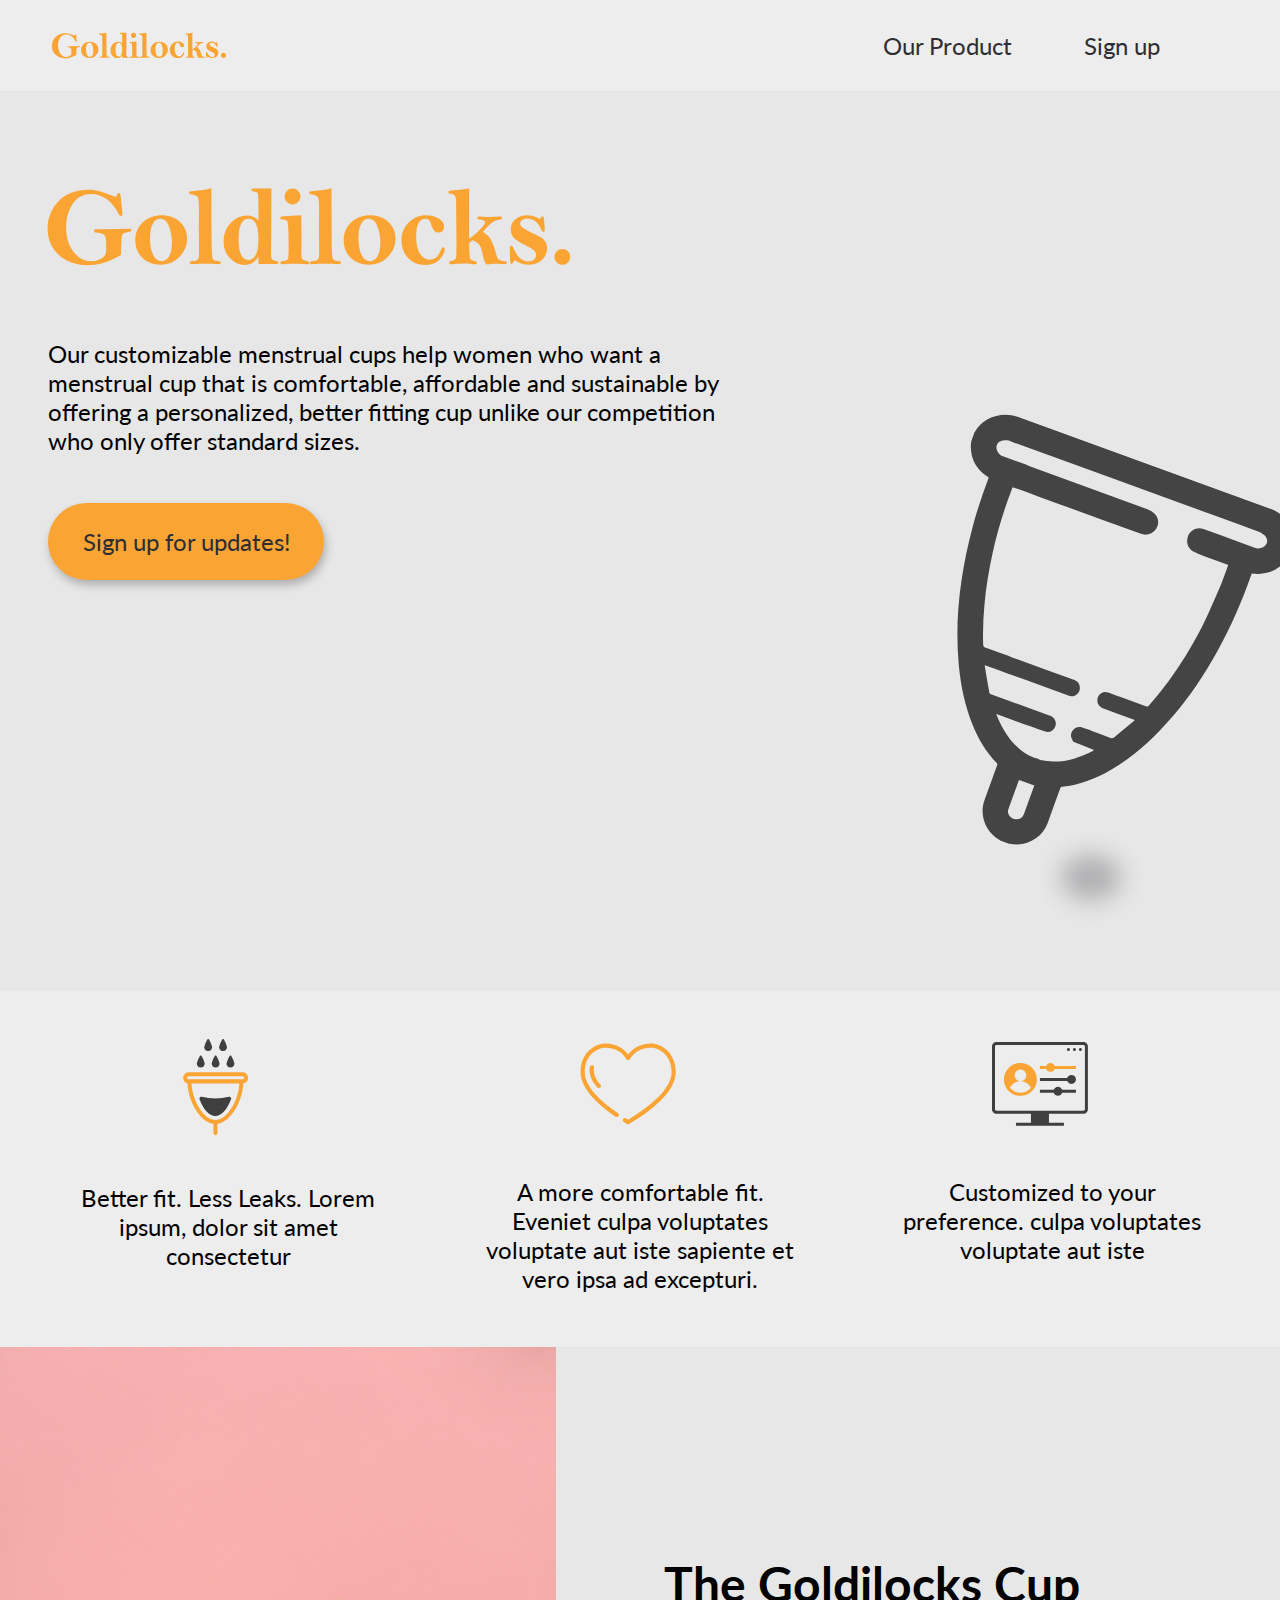
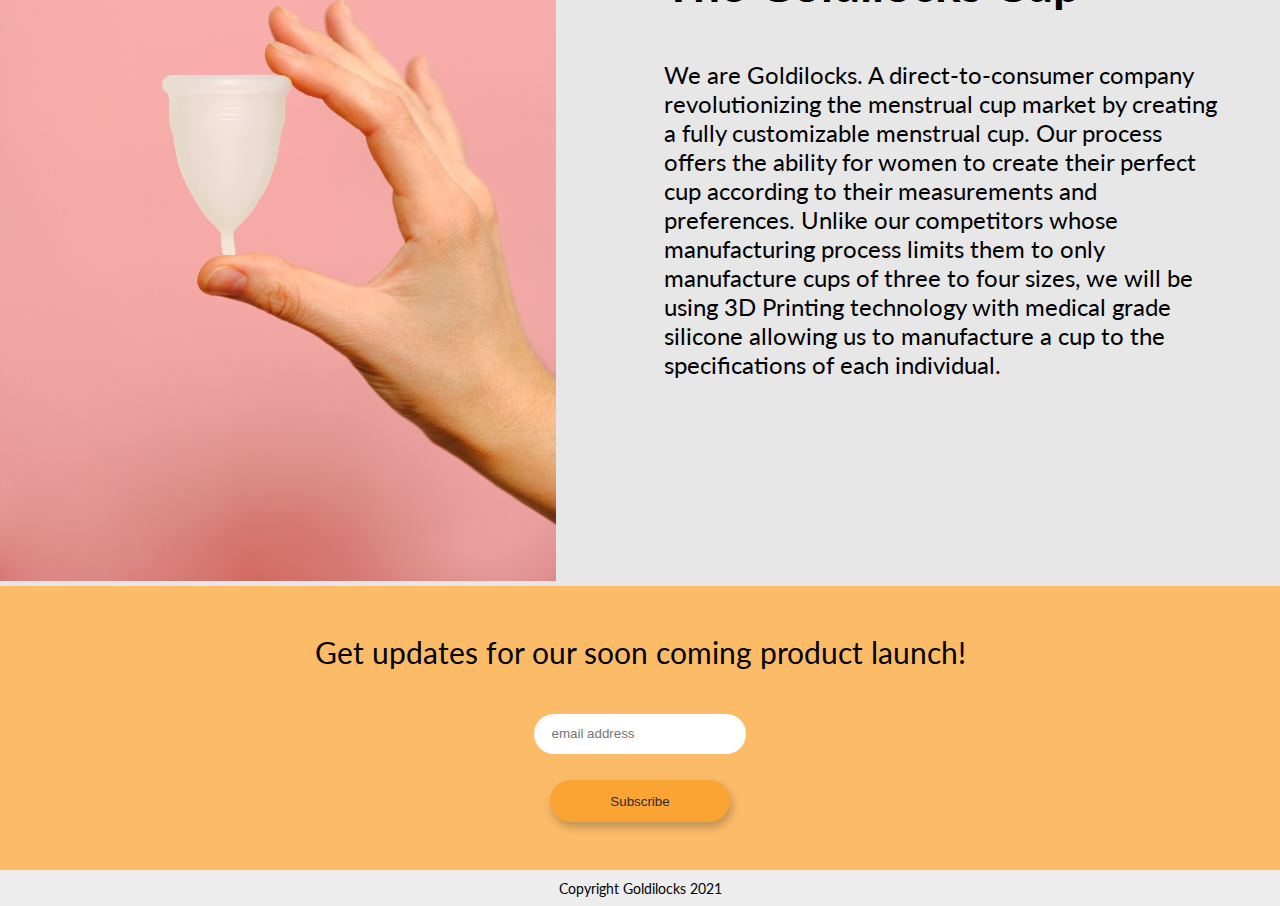
<file: docs/index.html>
<!DOCTYPE html>
<html lang="en">
  <head>
    <meta charset="UTF-8" />
    <meta http-equiv="X-UA-Compatible" content="IE=edge" />
    <meta name="viewport" content="width=device-width, initial-scale=1.0" />
    <!-- <link
      href="//cdn-images.mailchimp.com/embedcode/slim-10_7.css"
      rel="stylesheet"
      type="text/css"
    /> -->
    <link rel="stylesheet" href="css/main.css" />
    <title>My Goldilocks Cup</title>
  </head>

  <body>
    <header class="header">
      <img
        class="header__logo"
        src="img/goldilocks-logo.svg"
        alt="Goldilocks logo"
      />
      <nav class="header__nav">
        <ul class="nav__list">
          <li class="nav__item">
            <a class="nav__link" href="#">Our Product</a>
          </li>
          <li class="nav__item">
            <a class="nav__link" href="#">Sign up</a>
          </li>
        </ul>
      </nav>
    </header>

    <main>
      <section class="hero">
        <div class="hero--content">
          <img
            class="hero--content__title"
            src="img/goldilocks-logo.svg"
            alt="Goldilocks logo"
          />
          <p class="hero--content__description">
            Our customizable menstrual cups help women who want a menstrual cup
            that is comfortable, affordable and sustainable by offering a
            personalized, better fitting cup unlike our competition who only
            offer standard sizes.
          </p>
          <a class="hero--content__button button button--yellow" href="#">
            Sign up for updates!
          </a>
        </div>
        <div class="hero--img">
          <img
            class="hero--img__img"
            src="img/noun_Menstrual Cup_2101925.svg"
            alt="menstrual cups"
          />
          <div class="float-shadow"></div>
        </div>
      </section>
      <section class="features">
        <div class="features__feature">
          <img
            src="img/icons/icon-1.svg"
            alt="menstrual cup"
            class="feature__img"
          />
          <p class="feature__description">
            Better fit. Less Leaks. Lorem ipsum, dolor sit amet consectetur
          </p>
        </div>
        <div class="features__feature">
          <img src="img/icons/icon-2.svg" alt="Heart" class="feature__img" />
          <p class="feature__description">
            A more comfortable fit. Eveniet culpa voluptates voluptate aut iste
            sapiente et vero ipsa ad excepturi.
          </p>
        </div>

        <div class="features__feature">
          <img
            src="img/icons/icon-3.svg"
            alt="personalized"
            class="feature__img"
          />
          <p class="feature__description">
            Customized to your preference. culpa voluptates voluptate aut iste
          </p>
        </div>
      </section>
      <section class="function">
        <div class="function__img">
          <img
            src="img/pexels-anna-shvets-3683065 1.jpg"
            alt="menstrual Cup"
            class="function__img__image"
          />
        </div>
        <div class="function__description">
          <h1 class="function__description__title">The Goldilocks Cup</h1>
          <p class="function__description__text">
            We are Goldilocks. A direct-to-consumer company revolutionizing the
            menstrual cup market by creating a fully customizable menstrual cup.
            Our process offers the ability for women to create their perfect cup
            according to their measurements and preferences. Unlike our
            competitors whose manufacturing process limits them to only
            manufacture cups of three to four sizes, we will be using 3D
            Printing technology with medical grade silicone allowing us to
            manufacture a cup to the specifications of each individual.
          </p>
        </div>
      </section>
      <div class="form">
        <!-- Begin Mailchimp Signup Form -->

        <div id="mc_embed_signup">
          <form
            action="https://mygoldilockscup.us6.list-manage.com/subscribe/post?u=30e6c883115e08e0f0d6bd5d5&amp;id=749e51e2ff"
            method="post"
            id="mc-embedded-subscribe-form"
            name="mc-embedded-subscribe-form"
            class="validate"
            target="_blank"
            novalidate
          >
            <div id="mc_embed_signup_scroll">
              <label for="mce-EMAIL"
                >Get updates for our soon coming product launch!</label
              >
              <input
                type="email"
                value=""
                name="EMAIL"
                class="email"
                id="mce-EMAIL"
                placeholder="email address"
                required
              />
              <!-- real people should not fill this in and expect good things - do not remove this or risk form bot signups-->
              <div style="position: absolute; left: -5000px" aria-hidden="true">
                <input
                  type="text"
                  name="b_30e6c883115e08e0f0d6bd5d5_749e51e2ff"
                  tabindex="-1"
                  value=""
                />
              </div>
              <div class="clear">
                <input
                  type="submit"
                  value="Subscribe"
                  name="subscribe"
                  id="mc-embedded-subscribe"
                  class="submit button button--yellow"
                />
              </div>
            </div>
          </form>
        </div>
        <!--End mc_embed_signup-->
      </div>
    </main>
    <footer>
      <p>Copyright Goldilocks 2021</p>
    </footer>
  </body>
</html>
</file>
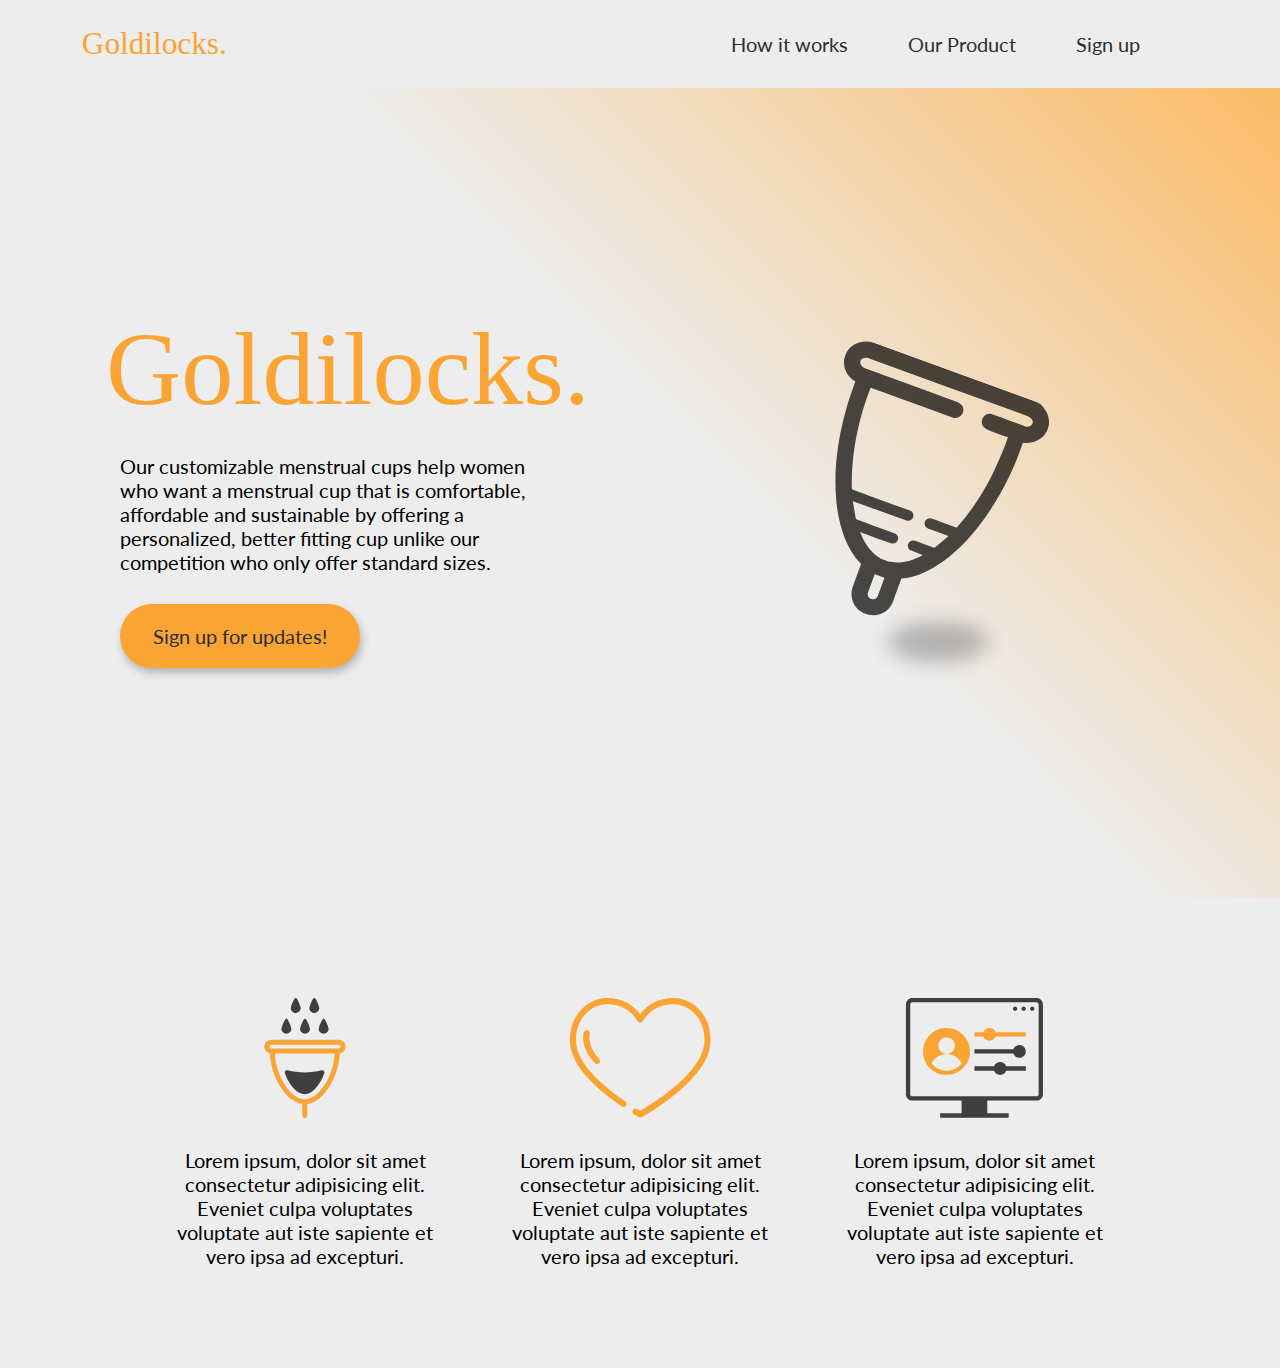
<file: public/index.html>
<!DOCTYPE html>
<html lang="en">
  <head>
    <meta charset="UTF-8" />
    <meta http-equiv="X-UA-Compatible" content="IE=edge" />
    <meta name="viewport" content="width=device-width, initial-scale=1.0" />
    <link rel="stylesheet" href="css/main.css" />
    <title>My Goldilocks Cup</title>
  </head>

  <body>
    <header class="header">
      <img
        class="header__logo"
        src="img/goldilocks-logo.svg"
        alt="Goldilocks logo"
      />
      <nav class="header__nav">
        <ul class="nav__list">
          <li class="nav__item">
            <a class="nav__link" href="#">How it works</a>
          </li>
          <li class="nav__item">
            <a class="nav__link" href="#">Our Product</a>
          </li>
          <li class="nav__item">
            <a class="nav__link" href="#">Sign up</a>
          </li>
        </ul>
      </nav>
    </header>

    <main>
      <section class="hero">
        <div class="hero--content">
          <img
            class="hero--content__title"
            src="img/goldilocks-logo.svg"
            alt="Goldilocks logo"
          />
          <p class="hero--content__description">
            Our customizable menstrual cups help women who want a menstrual cup
            that is comfortable, affordable and sustainable by offering a
            personalized, better fitting cup unlike our competition who only
            offer standard sizes.
          </p>
          <a class="hero--content__button button button--yellow" href="#">
            Sign up for updates!
          </a>
        </div>
        <div class="hero--img">
          <img
            class="hero--img__img"
            src="img/noun_Menstrual Cup_2101925.svg"
            alt="menstrual cups"
          />
          <div class="float-shadow"></div>
        </div>
      </section>
      <section class="features">
        <div class="features__feature">
          <img
            src="img/icons/icon-1.svg"
            alt="menstrual cup"
            class="feature__img"
          />
          <p class="feature__description">
            Lorem ipsum, dolor sit amet consectetur adipisicing elit. Eveniet
            culpa voluptates voluptate aut iste sapiente et vero ipsa ad
            excepturi.
          </p>
        </div>
        <div class="features__feature">
          <img src="img/icons/icon-2.svg" alt="Heart" class="feature__img" />
          <p class="feature__description">
            Lorem ipsum, dolor sit amet consectetur adipisicing elit. Eveniet
            culpa voluptates voluptate aut iste sapiente et vero ipsa ad
            excepturi.
          </p>
        </div>

        <div class="features__feature">
          <img
            src="img/icons/icon-3.svg"
            alt="personalized"
            class="feature__img"
          />
          <p class="feature__description">
            Lorem ipsum, dolor sit amet consectetur adipisicing elit. Eveniet
            culpa voluptates voluptate aut iste sapiente et vero ipsa ad
            excepturi.
          </p>
        </div>
      </section>
      <section class="functions"></section>
    </main>
    <footer></footer>
  </body>
</html>
</file>
<file: docs/css/main.css>
@import url("https://fonts.googleapis.com/css2?family=Lato:wght@300;400&display=swap");
@keyframes float {
  0% {
    transform: rotate(20deg) translateY(0);
  }
  100% {
    transform: rotate(20deg) translateY(-4px);
  }
}
@keyframes float-shadow {
  0% {
    filter: blur(3px);
  }
  100% {
    filter: blur(6px);
    transform: scale(1.1);
  }
}
*,
*::after,
*::before {
  margin: 0;
  padding: 0;
  box-sizing: inherit;
}

html {
  font-size: 62.5%;
  background-color: #ededed;
}
@media (min-width: 20em) {
  html {
    font-size: 50%;
  }
}
@media (min-width: 45em) {
  html {
    font-size: 75%;
  }
}

body {
  box-sizing: border-box;
  font-size: 2rem;
  font-family: "Lato", sans-serif;
}

.button {
  padding: 1em 1.2em;
  text-decoration: none;
  color: #2e2d34;
  width: 23rem;
  margin-top: 2em;
  border-radius: 100vw;
  text-align: center;
  transition: all 0.3s ease;
  box-shadow: 2px 5px 8px rgba(46, 45, 52, 0.3);
}
.button:hover {
  transform: translateY(-3px);
  box-shadow: 5px 8px 10px rgba(46, 45, 52, 0.2);
}
.button:active {
  transform: translateY(0);
  box-shadow: 2px 5px 8px rgba(46, 45, 52, 0.3);
}
.button--yellow {
  background-color: #faa433;
}
.button--brown {
  background-color: #945924;
}

.feature {
  width: 100%;
}

.hero--img__img {
  animation: float 3s linear 1s infinite alternate;
  opacity: 70%;
  transform: rotate(20deg);
}

.float-shadow {
  animation: float-shadow 3s linear 1s infinite alternate;
  filter: blur(1rem);
  border-radius: 50%;
  width: 5rem;
  height: 10%;
  background-color: #2e2d34;
  position: absolute;
  bottom: 0;
  left: 46%;
  opacity: 30%;
}

.header {
  flex-direction: row;
  justify-content: space-between;
  margin: 0 auto;
  padding: 1.3em 2em;
  width: 100%;
  display: none;
}
@media (min-width: 60em) {
  .header {
    display: flex;
  }
}
.header__logo {
  width: 15rem;
}

.nav__list {
  display: flex;
  flex-direction: row;
  list-style: none;
}
.nav__link {
  margin-right: 3em;
  text-decoration: none;
  color: #2e2d34;
}

footer {
  height: 3rem;
  padding: 0.8rem;
}
footer p {
  margin: 0 auto;
  font-size: 1.2rem;
  text-align: center;
}

.hero {
  display: flex;
  flex-direction: row;
  height: 100vh;
  min-height: 350px;
  padding: 0 2em;
  background-color: #e7e7e7;
}
@media (max-height: 24em) {
  .hero {
    flex-direction: row;
  }
}
.hero--content {
  display: flex;
  flex-direction: column;
  justify-content: space-between;
  width: 90%;
  height: 60%;
  max-height: 400px;
  max-width: 700px;
}
@media (max-height: 24em) {
  .hero--content {
    width: 60%;
  }
}
@media (min-width: 45em) {
  .hero--content {
    width: 70%;
  }
}
.hero--content__title {
  min-width: 20rem;
  margin-left: -0.5em;
  margin-top: 4em;
}
@media (min-width: 45em) {
  .hero--content__title {
    width: 45rem;
  }
}
.hero--content__description {
  margin-top: 1em;
}
@media (min-width: 45em) {
  .hero--content__description {
    margin-top: 3em;
  }
}
.hero--img {
  display: flex;
  flex-direction: column;
  position: absolute;
  right: 5rem;
  bottom: 2rem;
  height: 30%;
}
@media (max-height: 24em) {
  .hero--img {
    right: 10rem;
    height: 50%;
  }
}
@media (min-width: 45em) {
  .hero--img {
    right: 7rem;
  }
}
@media (min-width: 60em) {
  .hero--img {
    height: 50%;
    bottom: 0;
    right: 3rem;
  }
}
.hero--img__img {
  min-width: 20rem;
  height: 90%;
  margin: 0 auto;
}

.features {
  display: flex;
  flex-direction: row;
  flex-wrap: wrap;
  width: 80%;
  margin: 0 auto;
}
@media (min-width: 60em) {
  .features {
    width: 100%;
  }
}
.features__feature {
  display: flex;
  flex-direction: row;
  align-items: center;
  margin: 2em auto;
  min-width: 20rem;
}
@media (min-width: 60em) {
  .features__feature {
    flex-direction: column;
    justify-content: space-around;
    align-items: center;
    width: 25%;
  }
}
@media (min-width: 60em) {
  .features__feature + .features__feature {
    margin-left: 1em;
  }
}

.feature__img {
  width: 8rem;
  height: 8rem;
  margin-right: 1em;
}
@media (min-width: 60em) {
  .feature__img {
    margin-bottom: 2em;
  }
}
@media (min-width: 60em) {
  .feature__description {
    text-align: center;
    height: 50%;
  }
}

.function {
  display: flex;
  flex-direction: column;
  width: 100%;
  justify-content: center;
  align-items: center;
  background-color: #e7e7e7;
}
@media (min-width: 72em) {
  .function {
    flex-direction: row;
  }
}
.function__img {
  width: 100%;
  height: 30rem;
  margin-right: 2em;
}
@media (min-width: 72em) {
  .function__img {
    height: 100%;
  }
}
.function__img__image {
  object-fit: cover;
  height: 100%;
  width: 100%;
}
.function__description {
  margin: 5rem;
}
@media (min-width: 72em) {
  .function__description {
    width: 100%;
  }
}
.function__description__title {
  margin-bottom: 1em;
}

.form {
  background-color: #fcbb66;
  height: 30%;
  background-color: #fcbb66;
}

form {
  display: flex;
  flex-direction: column;
  justify-content: center;
  margin: 0 auto;
  text-align: center;
  padding: 2em;
}
form label {
  font-size: 2.5rem;
  display: block;
  margin-bottom: 1em;
}
form .email {
  margin-top: 1em;
  height: 3em;
  padding: 0 1.3em;
  border-radius: 10vh;
  border: none;
}
form .submit {
  border: none;
  width: 15rem;
}

/*# sourceMappingURL=main.css.map */
</file>
<file: public/css/main.css>
@import url("https://fonts.googleapis.com/css2?family=Lato:wght@300;400&display=swap");
@keyframes float {
  0% {
    transform: rotate(20deg) translateY(0);
  }
  40% {
    transform: rotate(20deg) translateY(-8px);
  }
  100% {
    transform: rotate(20deg) translateY(-4px);
  }
}
@keyframes float-shadow {
  0% {
    filter: blur(1rem);
  }
  40% {
    filter: blur(1.3rem);
    width: 11rem;
  }
  100% {
    filter: blur(1.1rem);
  }
}
*,
*::after,
*::before {
  margin: 0;
  padding: 0;
  box-sizing: inherit;
}

html {
  font-size: 62.5%;
  background-color: #ededed;
}

body {
  box-sizing: border-box;
  font-size: 2rem;
  font-family: "Lato", sans-serif;
}

.hero {
  width: 100%;
}

section {
  width: 90%;
  margin: 0 auto;
}

.button {
  padding: 1em 1.2em;
  text-decoration: none;
  color: #2e2d34;
  background-color: #faa433;
  width: 12em;
  border-radius: 100vw;
  text-align: center;
  transition: all 0.3s ease;
  box-shadow: 2px 5px 8px rgba(46, 45, 52, 0.3);
}
.button:hover {
  transform: translateY(-3px);
  box-shadow: 5px 8px 10px rgba(46, 45, 52, 0.2);
}
.button:active {
  transform: translateY(0);
  box-shadow: 2px 5px 8px rgba(46, 45, 52, 0.3);
}

.feature {
  width: 100%;
}

.hero--img__img {
  animation: float 3s linear 1s infinite alternate;
  opacity: 70%;
  transform: rotate(20deg);
}

.float-shadow {
  animation: float-shadow 3s linear 1s infinite alternate;
  filter: blur(1rem);
  border-radius: 50%;
  width: 10rem;
  height: 4rem;
  background-color: #2e2d34;
  position: absolute;
  bottom: -4rem;
  left: 46%;
  opacity: 30%;
}

.header {
  display: flex;
  flex-direction: row;
  justify-content: space-between;
  margin: 0 auto;
  padding: 1.6em 4em;
}
.header__logo {
  width: 15rem;
}

.nav__list {
  display: flex;
  flex-direction: row;
  list-style: none;
}
.nav__link {
  margin-right: 3em;
  text-decoration: none;
  color: #2e2d34;
}

.hero {
  display: flex;
  flex-direction: row;
  height: 90vh;
  align-items: center;
  padding: 0 5em;
  background: linear-gradient(45deg, #ededed 55%, #fcbb66);
}
.hero--content {
  display: flex;
  flex-direction: column;
  justify-content: space-between;
  width: 50%;
  height: 60%;
  max-height: 35rem;
}
.hero--content__title {
  width: 50rem;
  height: 30%;
}
.hero--content__description {
  width: 80%;
  margin-left: 1em;
}
.hero--content__button {
  margin-left: 1em;
}
.hero--img {
  display: flex;
  flex-direction: column;
  position: relative;
  width: 50%;
}
.hero--img__img {
  width: 40%;
  margin: 0 auto;
}

.features {
  display: flex;
  flex-direction: row;
  width: 80%;
  margin: 0 auto;
}
.features__feature {
  display: flex;
  flex-direction: column;
  width: 100%;
  margin: 5em 2em;
}
.features__feature + .features__feature {
  margin-left: 1em;
}

.feature__img {
  height: 12rem;
  margin-bottom: 1.5em;
}
.feature__description {
  text-align: center;
}

/*# sourceMappingURL=main.css.map */
</file>
